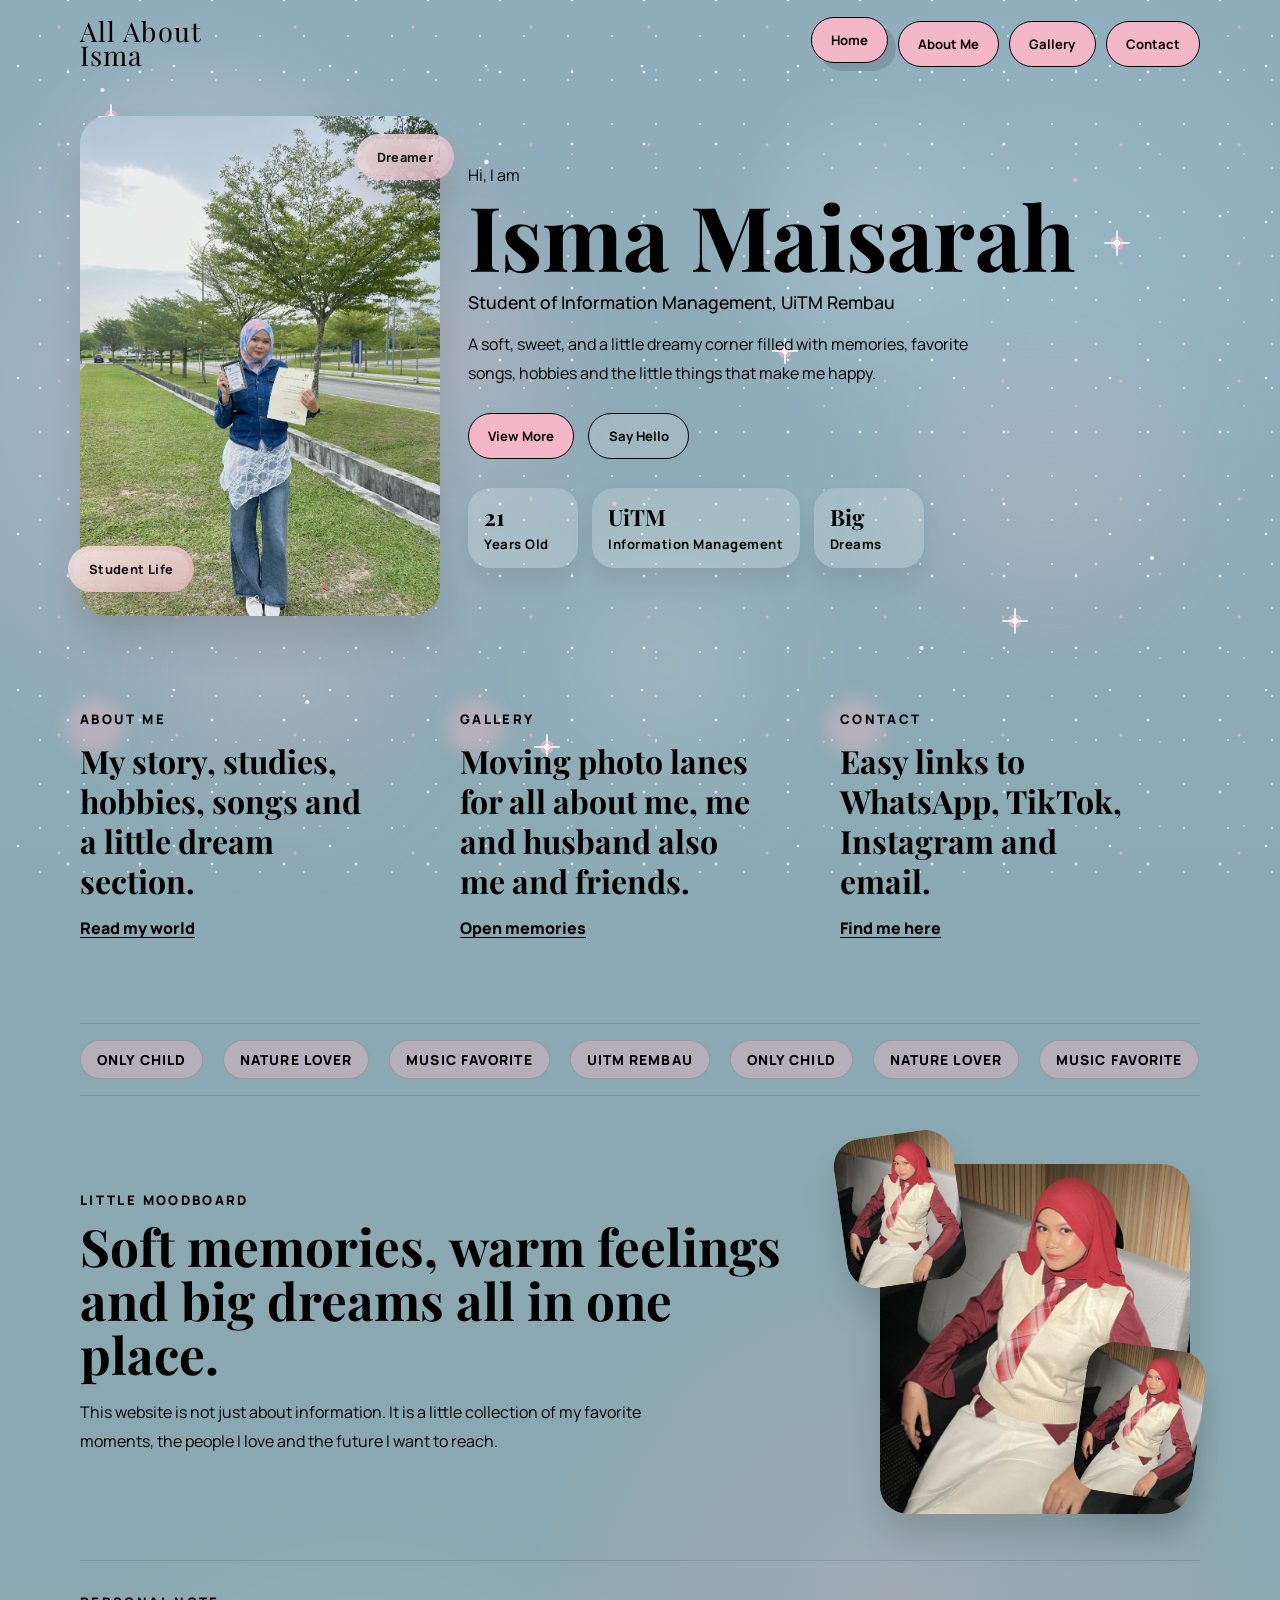
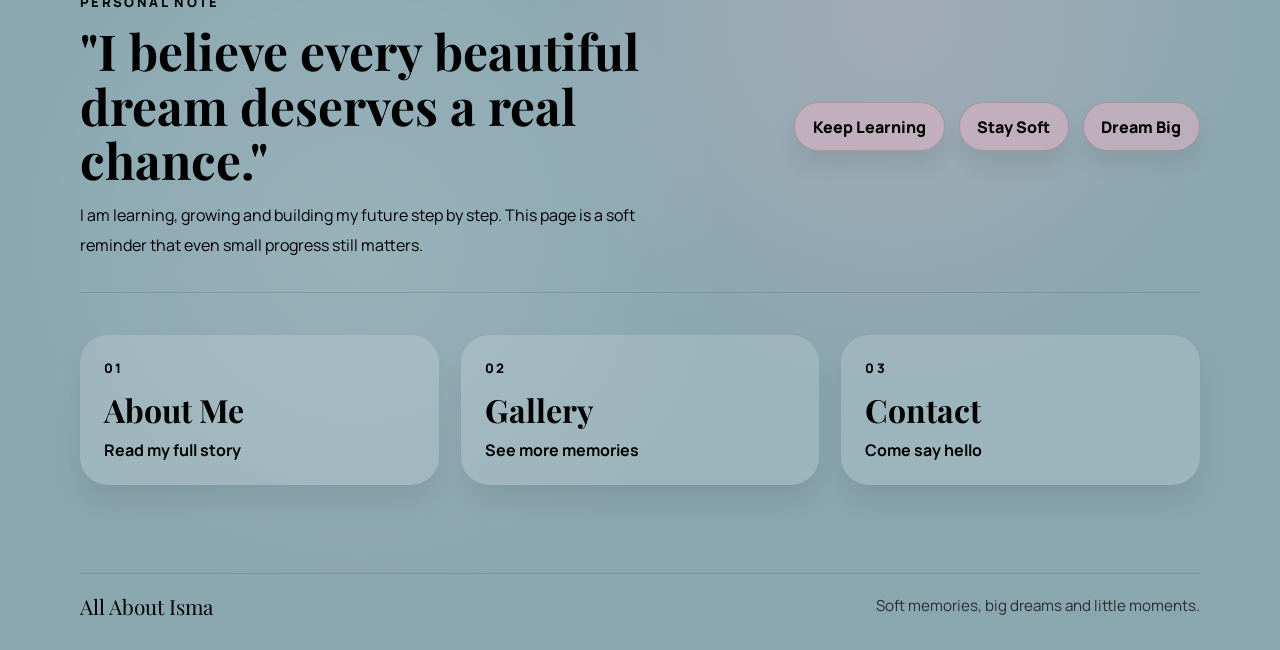
<file: index.html>
<!DOCTYPE html>
<html lang="en">
<head>
    <meta charset="UTF-8">
    <meta name="viewport" content="width=device-width, initial-scale=1.0">
    <title>Isma Maisarah | Home</title>
    <link rel="preconnect" href="https://fonts.googleapis.com">
    <link rel="preconnect" href="https://fonts.gstatic.com" crossorigin>
    <link href="https://fonts.googleapis.com/css2?family=Playfair+Display:wght@600;700&family=Manrope:wght@400;500;700&display=swap" rel="stylesheet">
    <link rel="stylesheet" href="style.css">
</head>
<body>
    <div class="sparkle-layer" aria-hidden="true">
        <span class="sparkle one"></span>
        <span class="sparkle two"></span>
        <span class="sparkle three"></span>
        <span class="sparkle four"></span>
        <span class="sparkle five"></span>
        <span class="sparkle six"></span>
    </div>
    <header class="site-header">
        <div class="page-wrap nav-shell">
            <a class="site-brand" href="index.html">All About<br>Isma</a>
            <nav class="site-nav">
                <a class="active" href="index.html">Home</a>
                <a href="about.html">About Me</a>
                <a href="gallery.html">Gallery</a>
                <a href="contact.html">Contact</a>
            </nav>
        </div>
    </header>

    <main class="page-wrap home-page">
        <section class="hero-panel reveal rise-1">
            <div class="hero-photo">
                <img src="assets/img/dekan.jpg" alt="Featured cover">
                <div class="photo-chip chip-top">Dreamer</div>
                <div class="photo-chip chip-bottom">Student Life</div>
            </div>
            <div class="hero-copy">
                <p class="mini-line">Hi, I am</p>
                <h1>Isma Maisarah</h1>
                <p class="hero-subtitle">Student of Information Management, UiTM Rembau</p>
                <p class="hero-blurb">
                    A soft, sweet, and a little dreamy corner filled with memories, favorite songs,
                    hobbies and the little things that make me happy.
                </p>
                <div class="hero-actions">
                    <a class="main-button" href="about.html#who-am-i">View More</a>
                    <a class="outline-button" href="contact.html">Say Hello</a>
                </div>
                <div class="hero-stats">
                    <article>
                        <strong>21</strong>
                        <span>Years Old</span>
                    </article>
                    <article>
                        <strong>UiTM</strong>
                        <span>Information Management</span>
                    </article>
                    <article>
                        <strong>Big</strong>
                        <span>Dreams</span>
                    </article>
                </div>
            </div>
        </section>

        <section class="home-grid reveal rise-2">
            <article class="soft-card plain-copy card-glow">
                <p class="eyebrow">About Me</p>
                <h2>My story, studies, hobbies, songs and a little dream section.</h2>
                <a class="inline-link" href="about.html">Read my world</a>
            </article>
            <article class="soft-card plain-copy card-glow delay-card">
                <p class="eyebrow">Gallery</p>
                <h2>Moving photo lanes for all about me, me and husband also me and friends.</h2>
                <a class="inline-link" href="gallery.html">Open memories</a>
            </article>
            <article class="soft-card plain-copy card-glow delay-card-2">
                <p class="eyebrow">Contact</p>
                <h2>Easy links to WhatsApp, TikTok, Instagram and email.</h2>
                <a class="inline-link" href="contact.html">Find me here</a>
            </article>
        </section>

        <section class="home-ribbon reveal rise-3">
            <div class="ribbon-track">
                <span>Only child</span>
                <span>Nature lover</span>
                <span>Music favorite</span>
                <span>UiTM Rembau</span>
                <span>Only child</span>
                <span>Nature lover</span>
                <span>Music favorite</span>
                <span>UiTM Rembau</span>
            </div>
        </section>

        <section class="home-highlight reveal rise-3">
            <div class="highlight-copy">
                <p class="eyebrow">Little Moodboard</p>
                <h2>Soft memories, warm feelings and big dreams all in one place.</h2>
                <p>
                    This website is not just about information. It is a little collection of my
                    favorite moments, the people I love and the future I want to reach.
                </p>
            </div>
            <div class="highlight-stack">
                <figure class="stack-card stack-main">
                    <img src="assets/img/profile.png" alt="Main memory">
                </figure>
                <figure class="stack-card stack-small one">
                    <img src="assets/img/profile.png" alt="Small memory one">
                </figure>
                <figure class="stack-card stack-small two">
                    <img src="assets/img/profile.png" alt="Small memory two">
                </figure>
            </div>
        </section>

        <section class="dream-banner reveal rise-3">
            <div class="dream-banner-copy">
                <p class="eyebrow">Personal Note</p>
                <h2>"I believe every beautiful dream deserves a real chance."</h2>
                <p>
                    I am learning, growing and building my future step by step. This page is a soft reminder
                    that even small progress still matters.
                </p>
            </div>
            <div class="dream-badges">
                <span>Keep Learning</span>
                <span>Stay Soft</span>
                <span>Dream Big</span>
            </div>
        </section>

        <section class="home-links reveal rise-3">
            <a class="home-link-card" href="about.html">
                <p class="eyebrow">01</p>
                <h3>About Me</h3>
                <span>Read my full story</span>
            </a>
            <a class="home-link-card" href="gallery.html">
                <p class="eyebrow">02</p>
                <h3>Gallery</h3>
                <span>See more memories</span>
            </a>
            <a class="home-link-card" href="contact.html">
                <p class="eyebrow">03</p>
                <h3>Contact</h3>
                <span>Come say hello</span>
            </a>
        </section>
    </main>
    <footer class="site-footer">
        <div class="page-wrap footer-shell">
            <p>All About Isma</p>
            <span>Soft memories, big dreams and little moments.</span>
        </div>
    </footer>
</body>
</html>
</file>
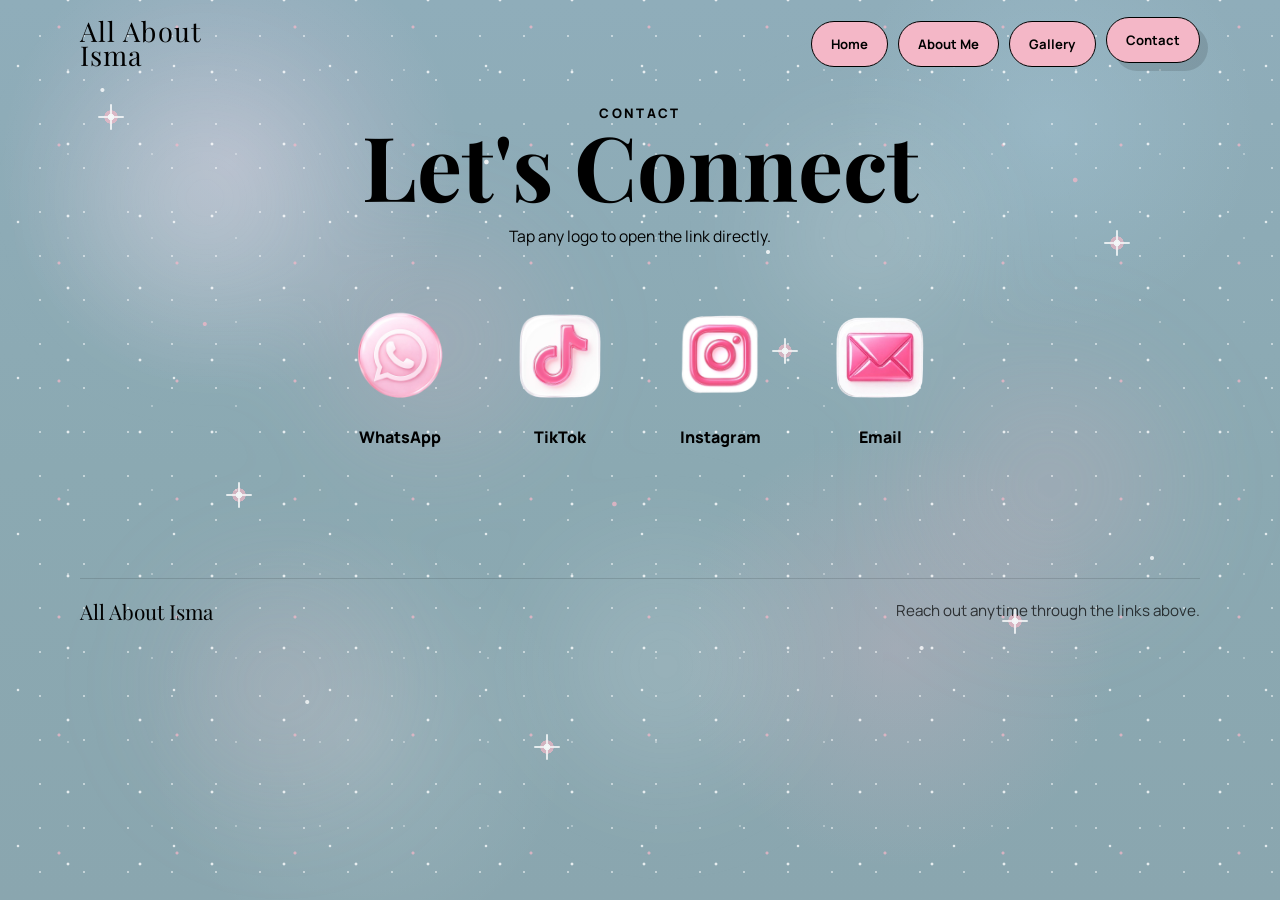
<file: contact.html>
<!DOCTYPE html>
<html lang="en">
<head>
    <meta charset="UTF-8">
    <meta name="viewport" content="width=device-width, initial-scale=1.0">
    <title>Isma Maisarah | Contact</title>
    <link rel="preconnect" href="https://fonts.googleapis.com">
    <link rel="preconnect" href="https://fonts.gstatic.com" crossorigin>
    <link href="https://fonts.googleapis.com/css2?family=Playfair+Display:wght@600;700&family=Manrope:wght@400;500;700&display=swap" rel="stylesheet">
    <link rel="stylesheet" href="style.css">
</head>
<body>
    <div class="sparkle-layer" aria-hidden="true">
        <span class="sparkle one"></span>
        <span class="sparkle two"></span>
        <span class="sparkle three"></span>
        <span class="sparkle four"></span>
        <span class="sparkle five"></span>
        <span class="sparkle six"></span>
    </div>
    <header class="site-header">
        <div class="page-wrap nav-shell">
            <a class="site-brand" href="index.html">All About<br>Isma</a>
            <nav class="site-nav">
                <a href="index.html">Home</a>
                <a href="about.html">About Me</a>
                <a href="gallery.html">Gallery</a>
                <a class="active" href="contact.html">Contact</a>
            </nav>
        </div>
    </header>

    <main class="page-wrap page-stack">
        <section class="section-panel contact-panel">
            <div class="section-heading center-align">
                <p class="eyebrow">Contact</p>
                <h1>Let&apos;s Connect</h1>
                <p class="gallery-note">Tap any logo to open the link directly.</p>
            </div>
            <div class="contact-grid">
                <a class="contact-card hover-float" href="https://wa.me/60138694818" target="_blank" rel="noreferrer">
                    <img src="assets/img/wslogo.png" alt="WhatsApp logo">
                    <span>WhatsApp</span>
                </a>
                <a class="contact-card hover-float" href="https://www.tiktok.com/@mimaubibi" target="_blank" rel="noreferrer">
                    <img src="assets/img/tiktok.png" alt="TikTok logo">
                    <span>TikTok</span>
                </a>
                <a class="contact-card hover-float" href="https://www.instagram.com/imaamaisa._/" target="_blank" rel="noreferrer">
                    <img src="assets/img/iglogo.png" alt="Instagram logo">
                    <span>Instagram</span>
                </a>
                <a class="contact-card hover-float" href="mailto:ismamaisarahmohamad@gmail.com?subject=Hello Isma">
                    <img src="assets/img/email.png" alt="Email logo">
                    <span>Email</span>
                </a>
            </div>
        </section>
    </main>
    <footer class="site-footer">
        <div class="page-wrap footer-shell">
            <p>All About Isma</p>
            <span>Reach out anytime through the links above.</span>
        </div>
    </footer>
</body>
</html>
</file>
<file: style.css>
:root {
    --bg: #95B3BB;
    --box: #F4B7C7;
    --text: #000000;
}

* {
    box-sizing: border-box;
    margin: 0;
    padding: 0;
}

html {
    scroll-behavior: smooth;
}

body {
    position: relative;
    isolation: isolate;
    min-height: 100vh;
    overflow-x: hidden;
    background:
        radial-gradient(circle at 18% 18%, rgba(255, 214, 240, 0.28), transparent 18%),
        radial-gradient(circle at 82% 14%, rgba(197, 232, 255, 0.18), transparent 16%),
        radial-gradient(circle at 70% 72%, rgba(244, 183, 199, 0.22), transparent 20%),
        radial-gradient(circle at 28% 82%, rgba(255, 255, 255, 0.12), transparent 18%),
        linear-gradient(180deg, #8fadba 0%, #8ba9b2 52%, #8aa6af 100%);
    color: var(--text);
    font-family: "Manrope", sans-serif;
}

body::before {
    content: "";
    position: fixed;
    inset: 0;
    z-index: -1;
    pointer-events: none;
    background:
        radial-gradient(circle at 16% 22%, rgba(255, 255, 255, 0.22), transparent 14%),
        radial-gradient(circle at 34% 38%, rgba(244, 183, 199, 0.22), transparent 16%),
        radial-gradient(circle at 68% 26%, rgba(255, 255, 255, 0.18), transparent 14%),
        radial-gradient(circle at 82% 54%, rgba(244, 183, 199, 0.22), transparent 16%),
        radial-gradient(circle at 52% 74%, rgba(255, 255, 255, 0.16), transparent 18%),
        radial-gradient(circle at 22% 76%, rgba(244, 183, 199, 0.18), transparent 14%);
    opacity: 1;
    filter: blur(42px);
    animation: nebula-shift 22s ease-in-out infinite alternate;
}

body::after {
    content: "";
    position: fixed;
    inset: 0;
    z-index: -1;
    pointer-events: none;
    background:
        radial-gradient(circle at 8% 10%, rgba(255, 255, 255, 0.85) 0 1.5px, transparent 2.5px),
        radial-gradient(circle at 16% 36%, rgba(244, 183, 199, 0.8) 0 1.5px, transparent 2.5px),
        radial-gradient(circle at 24% 78%, rgba(255, 255, 255, 0.82) 0 1.5px, transparent 2.5px),
        radial-gradient(circle at 38% 18%, rgba(255, 255, 255, 0.9) 0 1.8px, transparent 2.8px),
        radial-gradient(circle at 48% 56%, rgba(244, 183, 199, 0.8) 0 1.8px, transparent 2.8px),
        radial-gradient(circle at 60% 28%, rgba(255, 255, 255, 0.88) 0 1.5px, transparent 2.5px),
        radial-gradient(circle at 72% 72%, rgba(255, 255, 255, 0.84) 0 1.5px, transparent 2.5px),
        radial-gradient(circle at 84% 20%, rgba(244, 183, 199, 0.8) 0 1.8px, transparent 2.8px),
        radial-gradient(circle at 90% 62%, rgba(255, 255, 255, 0.82) 0 1.5px, transparent 2.5px);
    opacity: 0.92;
    animation: starfield-drift 24s linear infinite alternate;
}

.sparkle-layer {
    position: fixed;
    inset: 0;
    z-index: -1;
    pointer-events: none;
    overflow: hidden;
}

.sparkle-layer::before,
.sparkle-layer::after {
    content: "";
    position: absolute;
    inset: -20%;
    background-repeat: repeat;
    mix-blend-mode: screen;
}

.sparkle-layer::before {
    background-image:
        radial-gradient(circle, rgba(255, 255, 255, 0.92) 0 1px, transparent 1.8px),
        radial-gradient(circle, rgba(244, 183, 199, 0.85) 0 1.1px, transparent 1.9px),
        radial-gradient(circle, rgba(255, 255, 255, 0.88) 0 0.9px, transparent 1.7px);
    background-size: 72px 72px, 118px 118px, 156px 156px;
    background-position: 0 0, 20px 30px, 40px 12px;
    opacity: 0.85;
    animation: star-rush-fast 7s linear infinite;
}

.sparkle-layer::after {
    background-image:
        radial-gradient(circle, rgba(255, 255, 255, 0.75) 0 0.8px, transparent 1.5px),
        radial-gradient(circle, rgba(255, 255, 255, 0.55) 0 0.6px, transparent 1.4px);
    background-size: 44px 44px, 84px 84px;
    background-position: 10px 18px, 30px 40px;
    opacity: 0.65;
    animation: star-rush-fast-2 4.8s linear infinite;
}

.sparkle {
    position: absolute;
    width: 18px;
    aspect-ratio: 1;
    background: radial-gradient(circle, rgba(255, 255, 255, 0.95) 0 25%, rgba(244, 183, 199, 0.75) 26% 52%, transparent 53%);
    filter: blur(0.3px);
    opacity: 0.9;
    mix-blend-mode: screen;
    animation: sparkle-float 3.8s ease-in-out infinite;
}

.sparkle::before,
.sparkle::after {
    content: "";
    position: absolute;
    inset: 50%;
    width: 2px;
    height: 26px;
    background: rgba(255, 255, 255, 0.85);
    transform: translate(-50%, -50%);
    border-radius: 999px;
}

.sparkle::after {
    width: 26px;
    height: 2px;
}

.sparkle.one { top: 12%; left: 8%; animation-delay: 0s; }
.sparkle.two { top: 26%; right: 12%; animation-delay: 1.8s; }
.sparkle.three { top: 54%; left: 18%; animation-delay: 3.4s; }
.sparkle.four { top: 68%; right: 20%; animation-delay: 5.2s; }
.sparkle.five { top: 82%; left: 42%; animation-delay: 2.4s; }
.sparkle.six { top: 38%; right: 38%; animation-delay: 4.4s; }

img,
video {
    display: block;
    width: 100%;
}

a {
    color: inherit;
    text-decoration: none;
}

.page-wrap {
    width: min(1120px, calc(100% - 32px));
    margin: 0 auto;
}

.site-header {
    padding: 20px 0 8px;
}

.site-footer {
    margin-top: 10px;
    padding: 24px 0 30px;
}

.footer-shell {
    display: flex;
    justify-content: space-between;
    align-items: center;
    gap: 20px;
    padding-top: 18px;
    border-top: 1.5px solid rgba(0, 0, 0, 0.12);
    font-size: 0.95rem;
}

.footer-shell p {
    font-family: "Playfair Display", serif;
    font-size: 1.3rem;
}

.footer-shell span {
    opacity: 0.72;
}

.nav-shell {
    display: flex;
    justify-content: space-between;
    align-items: center;
    gap: 20px;
}

.site-brand,
h1,
h2,
h3 {
    font-family: "Playfair Display", serif;
}

.site-brand {
    font-size: 1.7rem;
    line-height: 0.88;
    letter-spacing: 0.04em;
}

.site-nav {
    display: flex;
    flex-wrap: wrap;
    justify-content: flex-end;
    gap: 10px;
}

.site-nav a,
.main-button,
.study-card {
    border: 1.5px solid var(--text);
    border-radius: 999px;
    background: var(--box);
}

.site-nav a,
.main-button {
    padding: 0.8rem 1.2rem;
    font-size: 0.82rem;
    font-weight: 700;
    transition: transform 0.25s ease, box-shadow 0.25s ease, background 0.25s ease;
}

.outline-button {
    display: inline-flex;
    align-items: center;
    justify-content: center;
    padding: 0.8rem 1.2rem;
    border: 1.5px solid var(--text);
    border-radius: 999px;
    background: rgba(255, 255, 255, 0.16);
    font-size: 0.82rem;
    font-weight: 700;
    transition: transform 0.25s ease, box-shadow 0.25s ease, background 0.25s ease;
}

.site-nav a:hover,
.site-nav a.active,
.main-button:hover,
.outline-button:hover,
.hover-float:hover {
    transform: translateY(-4px);
    box-shadow: 8px 8px 0 rgba(0, 0, 0, 0.12);
}

.page-stack {
    display: grid;
    gap: 28px;
    padding: 18px 0 50px;
}

.hero-panel,
.section-panel,
.soft-card {
    overflow: visible;
}

.hero-panel {
    display: grid;
    grid-template-columns: 360px 1fr;
    gap: 28px;
    align-items: center;
    padding: 22px 0 34px;
    margin-top: 18px;
}

.home-page {
    padding-bottom: 54px;
}

.hero-photo {
    position: relative;
}

.hero-photo img {
    height: 500px;
    object-fit: cover;
    border-radius: 28px;
    animation: float-soft 5.5s ease-in-out infinite;
    box-shadow: 0 24px 40px rgba(0, 0, 0, 0.12);
}

.hero-copy h1,
.section-heading h1 {
    font-size: clamp(3rem, 7vw, 5.6rem);
    line-height: 0.95;
}

.mini-line {
    font-size: 1rem;
    margin-bottom: 0.4rem;
    animation: fade-up 0.9s ease both;
}

.hero-subtitle {
    max-width: 560px;
    margin-top: 0.8rem;
    font-size: 1.1rem;
    font-weight: 500;
}

.hero-blurb {
    max-width: 520px;
    margin-top: 1rem;
    font-size: 1rem;
    line-height: 1.8;
}

.eyebrow {
    font-size: 0.82rem;
    font-weight: 800;
    letter-spacing: 0.18em;
    text-transform: uppercase;
}

.hero-actions {
    display: flex;
    flex-wrap: wrap;
    gap: 14px;
    margin-top: 1.6rem;
}

.hero-stats {
    display: flex;
    flex-wrap: wrap;
    gap: 14px;
    margin-top: 1.8rem;
}

.hero-stats article {
    min-width: 110px;
    padding: 14px 16px;
    border-radius: 22px;
    background: rgba(255, 255, 255, 0.2);
    box-shadow: 0 14px 24px rgba(0, 0, 0, 0.08);
    animation: fade-up 0.9s ease both;
}

.hero-stats strong {
    display: block;
    font-family: "Playfair Display", serif;
    font-size: 1.4rem;
}

.hero-stats span {
    font-size: 0.82rem;
    font-weight: 700;
    letter-spacing: 0.04em;
}

.photo-chip {
    position: absolute;
    z-index: 1;
    padding: 0.88rem 1.3rem;
    border-radius: 999px;
    background:
        linear-gradient(135deg, rgba(255, 225, 235, 0.72), rgba(244, 183, 199, 0.62)),
        rgba(255, 255, 255, 0.22);
    font-size: 0.8rem;
    font-weight: 800;
    letter-spacing: 0.03em;
    box-shadow:
        0 16px 30px rgba(0, 0, 0, 0.12),
        0 10px 24px rgba(255, 212, 228, 0.24);
    backdrop-filter: blur(12px);
    -webkit-backdrop-filter: blur(12px);
}

.photo-chip::before {
    content: "";
    position: absolute;
    inset: 5px;
    border-radius: 999px;
    background: linear-gradient(180deg, rgba(255, 255, 255, 0.28), rgba(255, 255, 255, 0.04));
    opacity: 0.7;
    pointer-events: none;
}

.chip-top {
    top: 18px;
    right: -14px;
    animation: float-chip 4.5s ease-in-out infinite;
}

.chip-bottom {
    left: -12px;
    bottom: 24px;
    animation: float-chip 5s ease-in-out infinite reverse;
}

.home-grid {
    display: grid;
    grid-template-columns: repeat(3, minmax(0, 1fr));
    gap: 20px;
    margin-top: 42px;
    padding-bottom: 50px;
}

.soft-card {
    padding: 0;
}

.soft-card h2 {
    margin-top: 0.85rem;
    font-size: 2rem;
    line-height: 1.25;
}

.plain-copy {
    max-width: 320px;
}

.card-glow {
    position: relative;
    padding: 18px 18px 0 0;
}

.card-glow::before {
    content: "";
    position: absolute;
    left: -14px;
    top: 6px;
    width: 58px;
    height: 58px;
    border-radius: 50%;
    background: rgba(244, 183, 199, 0.4);
    filter: blur(8px);
    z-index: -1;
}

.delay-card {
    animation-delay: 0.12s;
}

.delay-card-2 {
    animation-delay: 0.22s;
}

.inline-link {
    display: inline-block;
    margin-top: 1rem;
    font-weight: 800;
    text-decoration: underline;
    text-underline-offset: 0.18em;
}

.home-ribbon {
    overflow: hidden;
    margin-top: 34px;
    border-top: 1.5px solid rgba(0, 0, 0, 0.14);
    border-bottom: 1.5px solid rgba(0, 0, 0, 0.14);
    padding: 16px 0;
}

.ribbon-track {
    display: flex;
    gap: 20px;
    width: max-content;
    animation: ribbon-run 20s linear infinite;
}

.ribbon-track span {
    padding: 0.55rem 1rem;
    border-radius: 999px;
    background: rgba(244, 183, 199, 0.4);
    border: 1.5px solid rgba(0, 0, 0, 0.14);
    font-size: 0.86rem;
    font-weight: 800;
    letter-spacing: 0.08em;
    text-transform: uppercase;
}

.home-highlight {
    display: grid;
    grid-template-columns: 1fr 360px;
    gap: 34px;
    align-items: center;
    margin-top: 38px;
}

.highlight-copy h2 {
    margin-top: 0.7rem;
    font-size: clamp(2rem, 4vw, 3.4rem);
    line-height: 1.05;
}

.highlight-copy p:last-child {
    max-width: 620px;
    margin-top: 1rem;
    line-height: 1.85;
}

.highlight-stack {
    position: relative;
    min-height: 380px;
}

.stack-card {
    position: absolute;
    overflow: hidden;
    border-radius: 28px;
    box-shadow: 0 22px 36px rgba(0, 0, 0, 0.14);
}

.stack-card img {
    width: 100%;
    height: 100%;
    object-fit: cover;
}

.stack-main {
    inset: 30px 10px 0 40px;
    animation: float-soft 6s ease-in-out infinite;
}

.stack-small {
    width: 120px;
    height: 150px;
}

.stack-small.one {
    top: 0;
    left: 0;
    transform: rotate(-8deg);
    animation: float-chip 4.6s ease-in-out infinite;
}

.stack-small.two {
    right: 0;
    bottom: 18px;
    transform: rotate(8deg);
    animation: float-chip 4.8s ease-in-out infinite reverse;
}

.dream-banner {
    display: grid;
    grid-template-columns: 1.1fr 0.9fr;
    gap: 26px;
    align-items: center;
    margin-top: 46px;
    padding: 32px 0;
    border-top: 1.5px solid rgba(0, 0, 0, 0.12);
    border-bottom: 1.5px solid rgba(0, 0, 0, 0.12);
}

.dream-banner-copy h2 {
    margin-top: 0.75rem;
    font-size: clamp(2rem, 4vw, 3.1rem);
    line-height: 1.1;
}

.dream-banner-copy p:last-child {
    max-width: 640px;
    margin-top: 0.9rem;
    line-height: 1.85;
}

.dream-badges {
    display: flex;
    flex-wrap: wrap;
    gap: 14px;
    justify-content: flex-end;
}

.dream-badges span {
    padding: 0.8rem 1.1rem;
    border-radius: 999px;
    background: rgba(244, 183, 199, 0.45);
    border: 1.5px solid rgba(0, 0, 0, 0.14);
    font-weight: 800;
    box-shadow: 0 14px 22px rgba(0, 0, 0, 0.08);
}

.home-links {
    display: grid;
    grid-template-columns: repeat(3, minmax(0, 1fr));
    gap: 22px;
    margin-top: 42px;
}

.home-link-card {
    display: block;
    padding: 24px;
    border-radius: 28px;
    background: rgba(255, 255, 255, 0.16);
    box-shadow: 0 18px 28px rgba(0, 0, 0, 0.08);
    transition: transform 0.3s ease, box-shadow 0.3s ease, background 0.3s ease;
}

.home-link-card h3 {
    margin-top: 0.7rem;
    font-size: 2rem;
}

.home-link-card span {
    display: inline-block;
    margin-top: 0.45rem;
    font-weight: 700;
}

.home-link-card:hover {
    transform: translateY(-8px);
    box-shadow: 0 24px 34px rgba(0, 0, 0, 0.12);
    background: rgba(244, 183, 199, 0.26);
}

.section-panel {
    padding: 10px 0 22px;
}

.about-shell,
.gallery-shell {
    position: relative;
    padding: 28px;
    border-radius: 0;
    overflow: visible;
    background: transparent;
    box-shadow: none;
    backdrop-filter: none;
    -webkit-backdrop-filter: none;
}

.about-shell::before,
.gallery-shell::before {
    content: none;
}

.intro-panel,
.dream-panel,
.media-panel,
.contact-panel {
    max-width: 1000px;
    margin: 0 auto;
}

.section-heading h2 {
    margin-top: 0.45rem;
    font-size: clamp(2.2rem, 4vw, 3.3rem);
    line-height: 1;
}

.section-title-pink {
    font-family: "Playfair Display", serif;
    font-size: clamp(3rem, 6vw, 4.2rem);
    line-height: 0.95;
    color: var(--box);
    text-transform: uppercase;
}

.center-align {
    text-align: center;
}

.about-story {
    display: grid;
    grid-template-columns: 320px minmax(0, 1fr);
    gap: 30px;
    align-items: center;
    margin-top: 18px;
}

.about-story > *,
.dream-panel > *,
.music-frame > * {
    min-width: 0;
}

.gif-placeholder,
.dream-card,
.slider-photo,
.gallery-photo,
.cover-frame,
.contact-card {
    overflow: hidden;
    border-radius: 26px;
}

.gif-placeholder {
    display: grid;
    place-items: center;
    min-height: 360px;
    background:
        linear-gradient(rgba(0, 0, 0, 0.1), rgba(0, 0, 0, 0.1)),
        url("assets/img/oldlovegambar.JPG") center/cover no-repeat;
    animation: float-soft 6s ease-in-out infinite;
}

.gif-placeholder span {
    display: inline-block;
    padding: 0.9rem 1.2rem;
    border: 1.5px solid var(--text);
    border-radius: 999px;
    background: var(--box);
    font-weight: 700;
}

.story-box {
    position: relative;
    padding: 18px 22px;
    border-radius: 0;
    background: transparent;
    box-shadow: none;
    overflow-wrap: anywhere;
}

.soft-label {
    margin-bottom: 0.75rem;
    color: rgba(0, 0, 0, 0.7);
}

.story-box p,
.dream-copy p,
.gallery-note {
    margin-top: 1rem;
    font-size: 0.98rem;
    line-height: 1.7;
}

.inline-title {
    font-size: 2.1rem;
    line-height: 1;
}

.dream-panel {
    display: grid;
    grid-template-columns: 1.1fr 0.9fr;
    gap: 26px;
    align-items: center;
    padding-top: 20px;
}

.dream-pictures {
    display: grid;
    grid-template-columns: repeat(3, minmax(0, 220px));
    justify-content: center;
    gap: 12px;
}

.dream-card img {
    height: 180px;
    object-fit: cover;
    border-radius: 26px;
    transition: transform 0.45s ease, filter 0.45s ease;
}

.dream-copy {
    padding: 18px 22px;
    border-radius: 0;
    background: transparent;
    box-shadow: none;
    text-align: left;
}

.dream-card img:hover,
.slider-photo img:hover,
.gallery-photo img:hover,
.cover-frame img:hover {
    transform: translateY(-6px) scale(1.02);
    filter: saturate(1.05);
}

.study-grid {
    display: grid;
    grid-template-columns: repeat(2, minmax(0, 260px));
    justify-content: center;
    gap: 20px;
    margin-top: 26px;
}

.study-card {
    padding: 24px;
    text-align: center;
    transition: transform 0.3s ease, box-shadow 0.3s ease;
    box-shadow: 0 18px 28px rgba(0, 0, 0, 0.1);
}

.study-card h3 {
    font-size: 1.65rem;
}

.study-card p {
    margin-top: 0.35rem;
    font-weight: 700;
}

.hobby-list {
    display: grid;
    gap: 26px;
    margin-top: 24px;
    max-width: 780px;
    margin-left: auto;
    margin-right: auto;
}

.hobby-card,
.audio-card {
    border-radius: 0;
    padding: 22px 20px;
    background: transparent;
    box-shadow: none;
}

.hobby-head,
.audio-card {
    display: grid;
    gap: 8px;
}

.hobby-head {
    margin-bottom: 14px;
    max-width: 520px;
    margin-left: auto;
    margin-right: auto;
    text-align: center;
}

.hobby-head h3,
.audio-card h3 {
    font-size: 1.8rem;
}

.slider-window,
.gallery-window {
    overflow: hidden;
    border-radius: 24px;
    width: 100%;
}

.slider-window {
    max-width: 760px;
    margin: 0 auto;
    -webkit-mask-image: linear-gradient(to right, transparent 0, black 8%, black 92%, transparent 100%);
    mask-image: linear-gradient(to right, transparent 0, black 8%, black 92%, transparent 100%);
}

.slider-track,
.gallery-track {
    display: flex;
    gap: 16px;
    width: max-content;
    animation: move-left 26s linear infinite;
}

.reverse-window .slider-track,
.reverse-window .gallery-track {
    animation-name: move-right;
}

.slow-window .slider-track,
.slow-window .gallery-track {
    animation-duration: 34s;
}

.slider-photo img {
    width: 220px;
    height: 150px;
    object-fit: cover;
    border-radius: 24px;
}

.media-panel {
    overflow: hidden;
}

.music-frame {
    display: grid;
    grid-template-columns: 200px 1fr;
    gap: 28px;
    align-items: start;
    margin-top: 24px;
    max-width: 920px;
    margin-left: auto;
    margin-right: auto;
}

.cover-frame img {
    aspect-ratio: 1;
    object-fit: cover;
    box-shadow: 0 20px 30px rgba(0, 0, 0, 0.14);
}

.audio-list {
    display: grid;
    gap: 16px;
}

.audio-card p {
    font-size: 0.95rem;
}

audio {
    width: 100%;
    margin-top: 8px;
}

.hidden-audio {
    position: absolute;
    width: 0;
    height: 0;
    opacity: 0;
    pointer-events: none;
}

.song-showcase {
    display: grid;
    gap: 24px;
    max-width: 940px;
    margin: 28px auto 0;
}

.song-player {
    display: grid;
    grid-template-columns: 220px 1fr;
    gap: 24px;
    align-items: center;
    padding: 20px 22px;
    border-radius: 0;
    background: transparent;
    box-shadow: none;
}

.vinyl-stage {
    display: grid;
    place-items: center;
}

.vinyl-record {
    position: relative;
    width: 180px;
    height: 180px;
    border-radius: 50%;
    background:
        radial-gradient(circle at center, #2a2a2a 0 18%, #090909 19% 34%, #1b1b1b 35% 42%, #050505 43% 100%);
    box-shadow: 0 18px 32px rgba(0, 0, 0, 0.18);
}

.vinyl-record::before,
.vinyl-record::after {
    content: "";
    position: absolute;
    border-radius: 50%;
    border: 1px solid rgba(255, 255, 255, 0.08);
}

.vinyl-record::before {
    inset: 16px;
}

.vinyl-record::after {
    inset: 32px;
}

.vinyl-label {
    position: absolute;
    inset: 44px;
    display: grid;
    place-items: center;
    border-radius: 50%;
    overflow: hidden;
    color: #ffffff;
    text-align: center;
    font-size: 0.8rem;
    font-weight: 800;
    letter-spacing: 0.04em;
}

.cover-oldlove {
    background:
        linear-gradient(rgba(0, 0, 0, 0.08), rgba(0, 0, 0, 0.08)),
        url("assets/img/oldlovegambar.JPG") center/cover no-repeat;
}

.cover-city {
    background: linear-gradient(135deg, #4f3043, #c0879d);
}

.cover-eyes {
    background: linear-gradient(135deg, #59657b, #90a5cb);
}

.song-info h3 {
    font-size: 2rem;
}

.song-info p {
    margin-top: 0.2rem;
    font-size: 1rem;
}

.song-player.is-playing .vinyl-record {
    animation: spin-record 4s linear infinite;
}

.gallery-hero audio {
    width: min(460px, 100%);
    margin-top: 20px;
}

.gallery-hero,
.gallery-window {
    max-width: 980px;
    margin-left: auto;
    margin-right: auto;
}

.gallery-hero {
    text-align: center;
}

.gallery-hero .section-heading {
    max-width: 780px;
    margin: 0 auto;
}

.gallery-category .section-heading {
    margin-bottom: 18px;
}

.gallery-category .gallery-note {
    max-width: 560px;
    margin-left: auto;
    margin-right: auto;
    color: rgba(0, 0, 0, 0.7);
}

.video-showcase {
    margin: 28px auto 0;
    padding: 24px 10px 34px;
    color: var(--text);
}

.video-showcase-head {
    text-align: center;
}

.video-showcase-head h2 {
    margin-top: 0.6rem;
    font-size: clamp(2.4rem, 5vw, 3.7rem);
    line-height: 1;
}

.video-showcase-head p:last-child {
    margin-top: 0.8rem;
    color: rgba(0, 0, 0, 0.65);
}

.video-carousel {
    display: flex;
    justify-content: center;
    align-items: end;
    gap: 14px;
    margin-top: 34px;
    perspective: 1200px;
    overflow-x: auto;
    padding: 22px 10px 56px;
    scrollbar-width: none;
}

.video-carousel::-webkit-scrollbar {
    display: none;
}

.video-tile {
    position: relative;
    flex: 0 0 auto;
    width: 140px;
    border-radius: 22px;
    overflow: hidden;
    background: rgba(255, 255, 255, 0.18);
    box-shadow: 0 18px 34px rgba(0, 0, 0, 0.34);
    transition: transform 0.35s ease, box-shadow 0.35s ease, filter 0.35s ease;
    -webkit-box-reflect: below 10px linear-gradient(transparent, rgba(0, 0, 0, 0.38));
}

.video-tile video,
.video-tile iframe {
    width: 100%;
    height: 100%;
    object-fit: cover;
    display: block;
    border: 0;
}

.video-tile.short {
    height: 270px;
}

.video-tile.medium {
    height: 330px;
}

.video-tile.tall {
    width: 190px;
    height: 430px;
}

.tilt-left {
    transform: rotateY(20deg);
}

.tilt-right {
    transform: rotateY(-20deg);
}

.focus-card {
    transform: translateY(-10px) scale(1.02);
}

.video-meta {
    position: absolute;
    left: 0;
    right: 0;
    bottom: 0;
    padding: 24px 14px 14px;
    background: linear-gradient(180deg, transparent, rgba(0, 0, 0, 0.7));
}

.video-meta h3 {
    font-size: 1rem;
    font-family: "Manrope", sans-serif;
    font-weight: 800;
}

.video-meta span {
    display: inline-block;
    margin-top: 0.25rem;
    font-size: 0.8rem;
    color: rgba(255, 255, 255, 0.8);
}

.video-tile:hover {
    transform: translateY(-12px) scale(1.04);
    box-shadow: 0 26px 44px rgba(0, 0, 0, 0.42);
    filter: saturate(1.04);
}

.tilt-left:hover {
    transform: rotateY(12deg) translateY(-12px) scale(1.04);
}

.tilt-right:hover {
    transform: rotateY(-12deg) translateY(-12px) scale(1.04);
}

.focus-card:hover {
    transform: translateY(-16px) scale(1.05);
}

.gallery-photo img {
    width: 180px;
    height: 240px;
    object-fit: cover;
    border-radius: 24px;
    box-shadow: 0 16px 26px rgba(0, 0, 0, 0.1);
}

.gallery-window {
    overflow: hidden;
    padding: 12px 0;
    -webkit-mask-image: linear-gradient(to right, transparent 0, black 8%, black 92%, transparent 100%);
    mask-image: linear-gradient(to right, transparent 0, black 8%, black 92%, transparent 100%);
}

.gallery-track {
    justify-content: center;
}

.contact-panel {
    text-align: center;
}

.contact-grid {
    display: grid;
    grid-template-columns: repeat(4, minmax(0, 1fr));
    gap: 18px;
    margin-top: 28px;
}

.contact-card {
    display: grid;
    place-items: center;
    gap: 14px;
    padding: 24px 16px;
    transition: transform 0.25s ease, box-shadow 0.25s ease;
}

.contact-card img {
    width: 110px;
    height: 110px;
    object-fit: contain;
}

.contact-card span {
    font-weight: 800;
}

.reveal {
    animation: fade-up 0.9s ease both;
}

.rise-1 {
    animation-delay: 0.08s;
}

.rise-2 {
    animation-delay: 0.18s;
}

.rise-3 {
    animation-delay: 0.28s;
}

@keyframes move-left {
    from {
        transform: translateX(0);
    }
    to {
        transform: translateX(-552px);
    }
}

@keyframes move-right {
    from {
        transform: translateX(-552px);
    }
    to {
        transform: translateX(0);
    }
}

@keyframes fade-up {
    from {
        opacity: 0;
        transform: translateY(28px);
    }
    to {
        opacity: 1;
        transform: translateY(0);
    }
}

@keyframes bling-drift {
    0% {
        transform: translate3d(0, 0, 0) scale(1);
    }
    100% {
        transform: translate3d(18px, -14px, 0) scale(1.04);
    }
}

@keyframes starfield-drift {
    0% {
        transform: translate3d(0, 0, 0);
    }
    100% {
        transform: translate3d(-20px, 16px, 0);
    }
}

@keyframes nebula-shift {
    0% {
        transform: translate3d(0, 0, 0) scale(1);
    }
    100% {
        transform: translate3d(18px, -10px, 0) scale(1.08);
    }
}

@keyframes float-soft {
    0%,
    100% {
        transform: translateY(0);
    }
    50% {
        transform: translateY(-8px);
    }
}

@keyframes sparkle-float {
    0%,
    100% {
        transform: translate3d(0, 0, 0) scale(0.9);
        opacity: 0.6;
    }
    50% {
        transform: translate3d(10px, -18px, 0) scale(1.15);
        opacity: 0.95;
    }
}

@keyframes star-rush-fast {
    from {
        transform: translate3d(0, 0, 0) scale(1);
    }
    to {
        transform: translate3d(-180px, 120px, 0) scale(1.14);
    }
}

@keyframes star-rush-fast-2 {
    from {
        transform: translate3d(0, 0, 0) scale(1);
    }
    to {
        transform: translate3d(-260px, 170px, 0) scale(1.2);
    }
}

@keyframes float-chip {
    0%,
    100% {
        transform: translateY(0);
    }
    50% {
        transform: translateY(-10px);
    }
}

@keyframes ribbon-run {
    from {
        transform: translateX(0);
    }
    to {
        transform: translateX(-50%);
    }
}

@keyframes spin-record {
    from {
        transform: rotate(0deg);
    }
    to {
        transform: rotate(360deg);
    }
}

@media (max-width: 900px) {
    .hero-panel,
    .about-story,
    .dream-panel,
    .music-frame,
    .home-grid {
        grid-template-columns: 1fr;
    }

    body::before {
        opacity: 0.84;
        filter: blur(34px);
    }

    .study-grid {
        grid-template-columns: 1fr;
    }

    .about-shell,
    .gallery-shell {
        padding: 22px;
        border-radius: 0;
    }

    .dream-pictures {
        grid-template-columns: 1fr;
        justify-content: stretch;
    }

    .hero-photo img,
    .gif-placeholder {
        height: 360px;
    }

    .dream-copy {
        margin-left: 0;
        text-align: left;
    }

    .song-player {
        grid-template-columns: 1fr;
        justify-items: center;
        text-align: center;
    }

    .home-highlight {
        grid-template-columns: 1fr;
    }

    .dream-banner,
    .home-links {
        grid-template-columns: 1fr;
    }

    .contact-grid {
        grid-template-columns: repeat(2, minmax(0, 1fr));
    }

    .highlight-stack {
        max-width: 340px;
        width: 100%;
        margin: 0 auto;
        min-height: 320px;
    }

    .video-showcase {
        padding: 28px 20px 36px;
    }

    .video-tile.short {
        height: 240px;
    }

    .video-tile.medium {
        height: 290px;
    }

    .video-tile.tall {
        width: 170px;
        height: 380px;
    }

    .footer-shell {
        flex-direction: column;
        align-items: flex-start;
    }
}

@media (max-width: 640px) {
    body::before {
        opacity: 0.66;
        filter: blur(24px);
    }

    body::after {
        opacity: 0.82;
    }

    .page-wrap {
        width: min(100%, calc(100% - 20px));
    }

    .site-header {
        padding: 14px 0 4px;
    }

    .nav-shell {
        align-items: flex-start;
        flex-direction: column;
        gap: 14px;
    }

    .site-brand {
        font-size: 1.1rem;
        line-height: 0.95;
    }

    .site-nav {
        display: grid;
        grid-template-columns: repeat(2, minmax(0, 1fr));
        width: 100%;
        gap: 10px;
    }

    .site-nav a {
        display: flex;
        justify-content: center;
        align-items: center;
        min-width: 0;
        padding: 0.78rem 0.9rem;
        font-size: 0.84rem;
    }

    .section-panel,
    .hero-panel,
    .soft-card {
        padding: 12px 0;
    }

    .page-stack {
        gap: 14px;
        padding: 10px 0 34px;
    }

    .home-page {
        padding-bottom: 36px;
    }

    .hero-panel {
        gap: 18px;
        margin-top: 8px;
        padding-bottom: 18px;
    }

    .about-shell,
    .gallery-shell {
        padding: 18px;
        border-radius: 0;
    }

    .hero-photo {
        max-width: 100%;
    }

    .hero-photo img {
        height: 360px;
        border-radius: 26px;
    }

    .hero-copy {
        text-align: center;
    }

    .hero-copy h1,
    .section-heading h1 {
        font-size: clamp(2rem, 11vw, 2.8rem);
        line-height: 1;
        max-width: 100%;
        text-wrap: balance;
    }

    .section-heading h2,
    .soft-card h2,
    .study-card h3,
    .hobby-head h3,
    .audio-card h3 {
        font-size: 1.9rem;
    }

    .section-title-pink {
        font-size: 2.2rem;
        text-align: center;
    }

    .intro-panel .section-heading,
    .intro-panel .section-title-pink {
        text-align: left;
    }

    .mini-line,
    .hero-subtitle,
    .hero-blurb,
    .story-box p,
    .dream-copy p,
    .gallery-note,
    .song-info p,
    .video-showcase-head p:last-child {
        max-width: 100%;
        margin-left: auto;
        margin-right: auto;
        text-align: center;
    }

    .hero-subtitle {
        font-size: 1rem;
    }

    .hero-blurb {
        font-size: 0.96rem;
        line-height: 1.72;
    }

    .hero-actions {
        justify-content: center;
    }

    .hero-actions a {
        min-width: 138px;
    }

    .hero-stats {
        display: grid;
        grid-template-columns: repeat(3, minmax(0, 1fr));
        gap: 10px;
    }

    .hero-stats article {
        min-width: 0;
        padding: 12px 10px;
        border-radius: 18px;
    }

    .hero-stats strong {
        font-size: 1.1rem;
    }

    .hero-stats span {
        font-size: 0.72rem;
    }

    .home-grid {
        gap: 18px;
        margin-top: 22px;
        padding-bottom: 26px;
    }

    .plain-copy,
    .highlight-copy p:last-child,
    .dream-banner-copy p:last-child {
        max-width: 100%;
    }

    .soft-card,
    .plain-copy,
    .highlight-copy,
    .dream-banner-copy,
    .home-link-card,
    .contact-panel {
        text-align: center;
    }

    .card-glow {
        padding: 10px 0 0;
    }

    .card-glow::before {
        left: 50%;
        top: -4px;
        transform: translateX(-50%);
    }

    .home-ribbon {
        margin-top: 14px;
        padding: 12px 0;
    }

    .ribbon-track span {
        font-size: 0.74rem;
        white-space: nowrap;
    }

    .home-highlight,
    .dream-banner,
    .home-links {
        margin-top: 24px;
        gap: 18px;
    }

    .highlight-copy h2,
    .dream-banner-copy h2,
    .home-link-card h3,
    .video-showcase-head h2 {
        font-size: 2.15rem;
        line-height: 1.02;
    }

    .highlight-stack {
        min-height: 300px;
        max-width: 280px;
    }

    .stack-main {
        inset: 26px 8px 0 34px;
    }

    .stack-small {
        width: 96px;
        height: 124px;
    }

    .dream-badges {
        justify-content: center;
    }

    .about-story {
        grid-template-columns: 1fr;
        gap: 16px;
    }

    .section-heading,
    .dream-copy,
    .video-showcase-head,
    .hobby-head,
    .song-info {
        text-align: center;
    }

    .gallery-hero .section-heading,
    .contact-panel .section-heading,
    .intro-panel .section-heading {
        max-width: 100%;
        margin-left: auto;
        margin-right: auto;
    }

    .story-box,
    .story-box p {
        text-align: left;
    }

    .dream-copy h2 {
        font-size: 1.9rem;
    }

    .gif-placeholder {
        min-height: 320px;
    }

    .gif-placeholder span {
        padding: 0.7rem 1rem;
        font-size: 0.78rem;
    }

    .inline-title {
        font-size: 1.95rem;
    }

    .dream-panel {
        gap: 22px;
        grid-template-columns: 1fr;
    }

    .dream-pictures {
        grid-template-columns: 1fr;
        gap: 14px;
    }

    .photo-chip {
        display: none;
    }

    .study-grid {
        grid-template-columns: 1fr;
        gap: 14px;
    }

    .study-card {
        padding: 18px 16px;
        border-radius: 28px;
    }

    .study-card h3 {
        font-size: 1.55rem;
    }

    .hobby-list,
    .song-showcase {
        gap: 20px;
        margin-top: 18px;
    }

    .hobby-card,
    .song-player,
    .story-box,
    .dream-copy {
        padding: 18px 16px;
        border-radius: 0;
    }

    .slider-window,
    .gallery-window {
        -webkit-mask-image: none;
        mask-image: none;
    }

    .slider-photo img {
        width: 150px;
        height: 108px;
    }

    .gallery-photo img {
        width: 144px;
        height: 190px;
    }

    .gallery-hero {
        text-align: center;
    }

    .gallery-hero,
    .gallery-hero .section-heading,
    .gallery-hero audio,
    .gallery-note {
        width: 100%;
        max-width: 100%;
    }

    .gallery-hero .section-heading,
    .gallery-hero .section-heading h1,
    .gallery-hero .section-heading p,
    .contact-panel .section-heading,
    .contact-panel .section-heading h1 {
        text-align: center;
    }

    .gallery-category .section-heading,
    .gallery-category .section-heading h2 {
        text-align: left;
    }

    .gallery-hero audio {
        display: block;
        margin-left: auto;
        margin-right: auto;
    }

    .gallery-category .section-heading {
        margin-bottom: 10px;
    }

    .home-link-card {
        padding: 20px;
    }

    .dream-card img {
        height: 210px;
    }

    .video-carousel {
        justify-content: flex-start;
        gap: 12px;
        margin-top: 22px;
        padding: 12px 4px 22px;
    }

    .video-tile {
        width: 126px;
        border-radius: 18px;
    }

    .video-tile.short {
        height: 210px;
    }

    .video-tile.medium {
        height: 250px;
    }

    .video-tile.tall {
        width: 150px;
        height: 330px;
    }

    .song-player {
        gap: 16px;
    }

    .vinyl-record {
        width: 150px;
        height: 150px;
    }

    .vinyl-label {
        inset: 36px;
        font-size: 0.7rem;
    }

    .song-info h3 {
        font-size: 1.7rem;
    }

    .contact-grid {
        grid-template-columns: repeat(2, minmax(0, 1fr));
        gap: 14px;
        margin-top: 22px;
    }

    .contact-card {
        padding: 14px 8px;
        gap: 10px;
    }

    .contact-card img {
        width: 86px;
        height: 86px;
    }

    .site-footer {
        margin-top: 0;
        padding: 18px 0 24px;
    }

    .footer-shell {
        gap: 8px;
        align-items: center;
        text-align: center;
    }

    .footer-shell p {
        font-size: 1.15rem;
    }

    .footer-shell span {
        font-size: 0.86rem;
    }

    @keyframes move-left {
        from {
            transform: translateX(0);
        }
        to {
            transform: translateX(-332px);
        }
    }

    @keyframes move-right {
        from {
            transform: translateX(-332px);
        }
        to {
            transform: translateX(0);
        }
    }
}

@media (max-width: 480px) {
    .page-wrap {
        width: min(100%, calc(100% - 16px));
    }

    .site-brand {
        font-size: 0.96rem;
    }

    .site-nav a {
        padding: 0.72rem 0.55rem;
        font-size: 0.78rem;
    }

    .about-shell,
    .gallery-shell {
        padding: 14px;
        border-radius: 0;
        background: transparent;
    }

    .hero-copy h1,
    .section-heading h1 {
        font-size: clamp(1.78rem, 9.4vw, 2.05rem);
        line-height: 1.02;
    }

    .section-heading h2,
    .soft-card h2,
    .study-card h3,
    .hobby-head h3,
    .audio-card h3,
    .song-info h3,
    .gallery-category .section-heading h2 {
        font-size: 1.62rem;
        line-height: 1.08;
    }

    .section-title-pink {
        font-size: 1.78rem;
        line-height: 0.96;
    }

    .intro-panel .section-heading {
        margin-bottom: 10px;
    }

    .gif-placeholder {
        min-height: 270px;
        border-radius: 22px;
    }

    .gif-placeholder span {
        max-width: calc(100% - 24px);
        white-space: normal;
        line-height: 1.2;
        text-align: center;
    }

    .story-box,
    .dream-copy,
    .hobby-card,
    .song-player {
        padding: 15px 14px;
        border-radius: 0;
    }

    .story-box p,
    .dream-copy p,
    .gallery-note {
        font-size: 0.92rem;
        line-height: 1.62;
    }

    .gallery-hero,
    .gallery-hero .section-heading,
    .gallery-hero .section-heading h1,
    .gallery-hero .section-heading p {
        text-align: left;
    }

    .gallery-hero .section-heading h1,
    .gallery-hero .section-heading p,
    .gallery-category .section-heading h2,
    .gallery-category .gallery-note {
        color: rgba(0, 0, 0, 0.92);
    }

    .gallery-hero .gallery-note,
    .gallery-category .gallery-note {
        margin-left: 0;
        margin-right: 0;
        text-align: left;
    }

    .gallery-hero audio {
        width: 100%;
    }

    .gallery-category {
        padding-top: 18px;
    }

    .gallery-window {
        padding: 6px 0;
    }

    .gallery-photo img {
        width: 124px;
        height: 168px;
        border-radius: 20px;
    }

    .slider-photo img {
        width: 134px;
        height: 98px;
        border-radius: 20px;
    }
}
</file>
